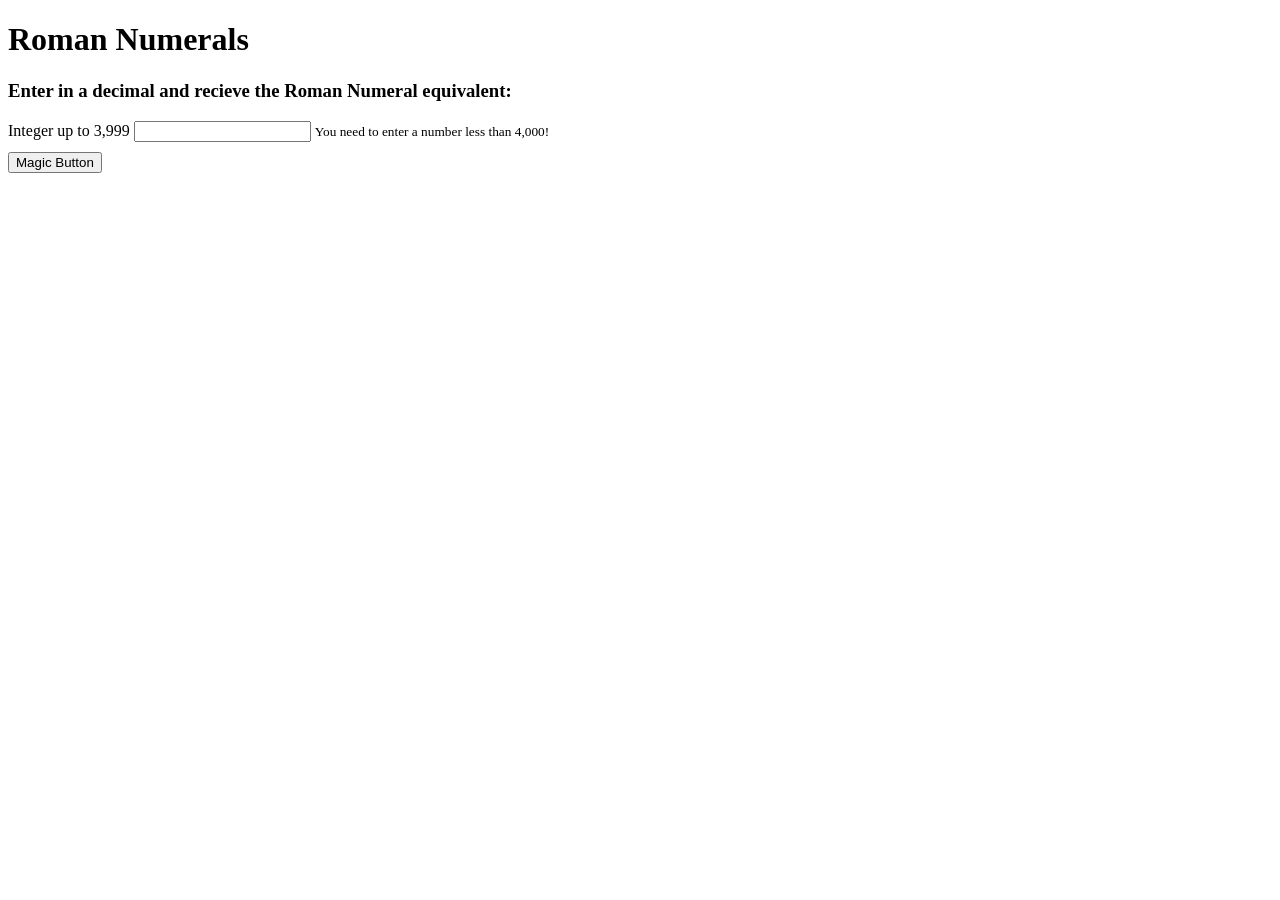
<file: index.html>
<!DOCTYPE html>
<html>
<head>
  <link rel='stylesheet' type='text/css' href='http://cdn.foundation5.zurb.com/foundation.css'>
  <link href="css/styles.css" rel="stylesheet" type="text/css">
  <script src="js/jquery-2.1.4.js"></script>
  <script src='http://cdn.foundation5.zurb.com/foundation.js'></script>
  <script src="js/scripts.js"></script>
  <title>Roman Numerals</title>
</head>
<body>
  <div class="container">
    <div id="name" class="row text-center">
      <h1>Roman Numerals
    </h1>
      <h3>Enter in a decimal and recieve the Roman Numeral equivalent:</h3>
    </div>

    <form id="romanNumerals" data-abide>
      <div class="row">
        <label for="number">Integer up to 3,999</label>
        <input id="number" class="error" required type="number">
        <small class="error">You need to enter a number less than 4,000!</small>
      </div>

      <div id="name" class="row text-center">
        <button type="submit" class="button primary">Magic Button</button>
      </div>
    </form>

    <div id="result" class="row text-center">
      <p><span class="result"></span></p>
    </div>
  </div>
</body>
</html>
</file>
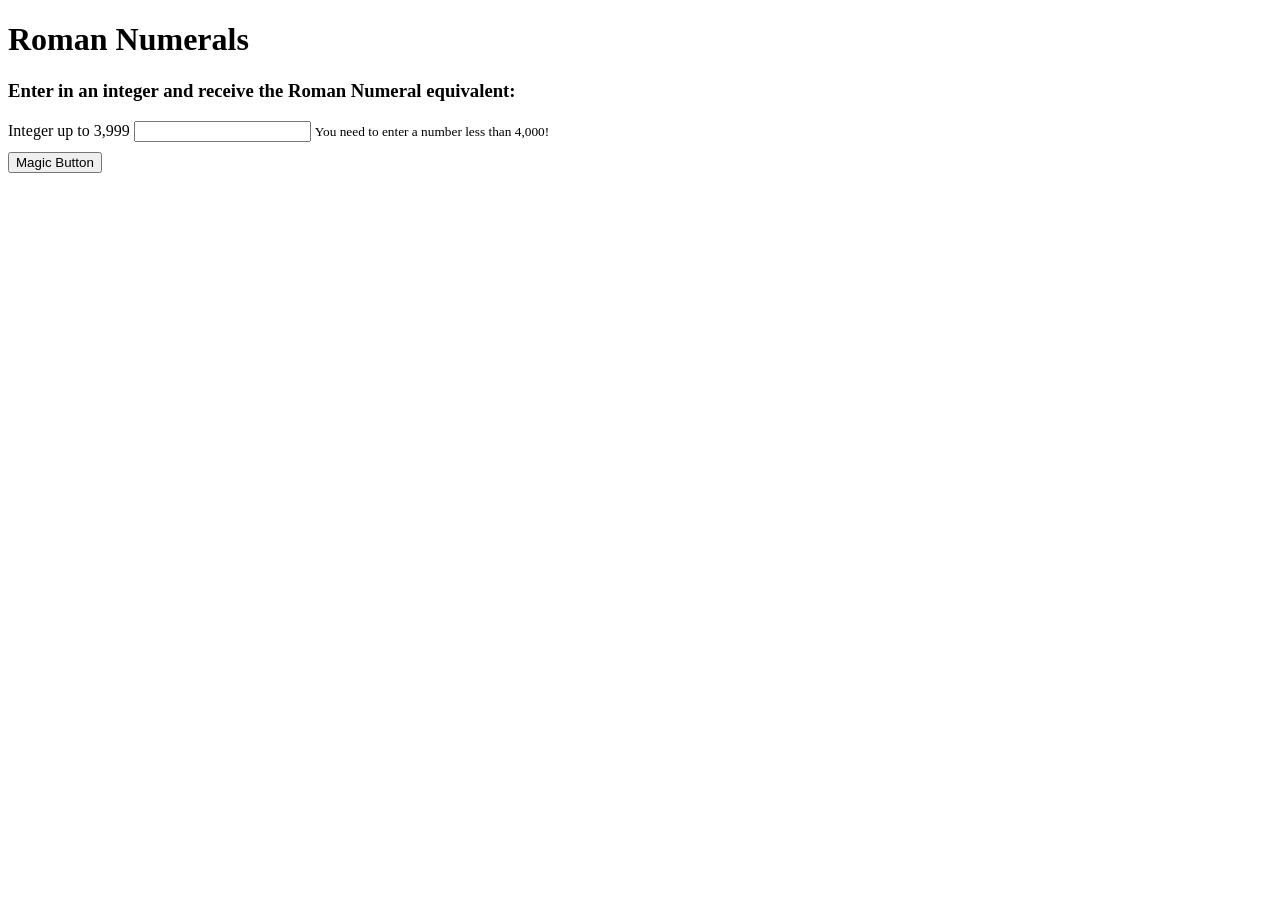
<file: romanNumerals.html>
<!DOCTYPE html>
<html>
<head>
  <link rel='stylesheet' type='text/css' href='http://cdn.foundation5.zurb.com/foundation.css'>
  <link href="css/styles.css" rel="stylesheet" type="text/css">
  <script src="js/jquery-2.1.4.js"></script>
  <script src='http://cdn.foundation5.zurb.com/foundation.js'></script>
  <script src="js/scripts.js"></script>
  <title>Roman Numerals</title>
</head>
<body>
  <div class="container">
    <div id="name" class="row text-center">
      <h1>Roman Numerals
    </h1>
      <h3>Enter in an integer and receive the Roman Numeral equivalent:</h3>
    </div>

    <form id="romanNumerals" data-abide>
      <div class="row">
        <label for="number">Integer up to 3,999</label>
        <input id="number" class="error" required type="number">
        <small class="error">You need to enter a number less than 4,000!</small>
      </div>

      <div id="name" class="row text-center">
        <button type="submit" class="button primary">Magic Button</button>
      </div>
    </form>

    <div id="result" class="row text-center">
      <p><span class="result"></span></p>
    </div>
  </div>
</body>
</html>
</file>
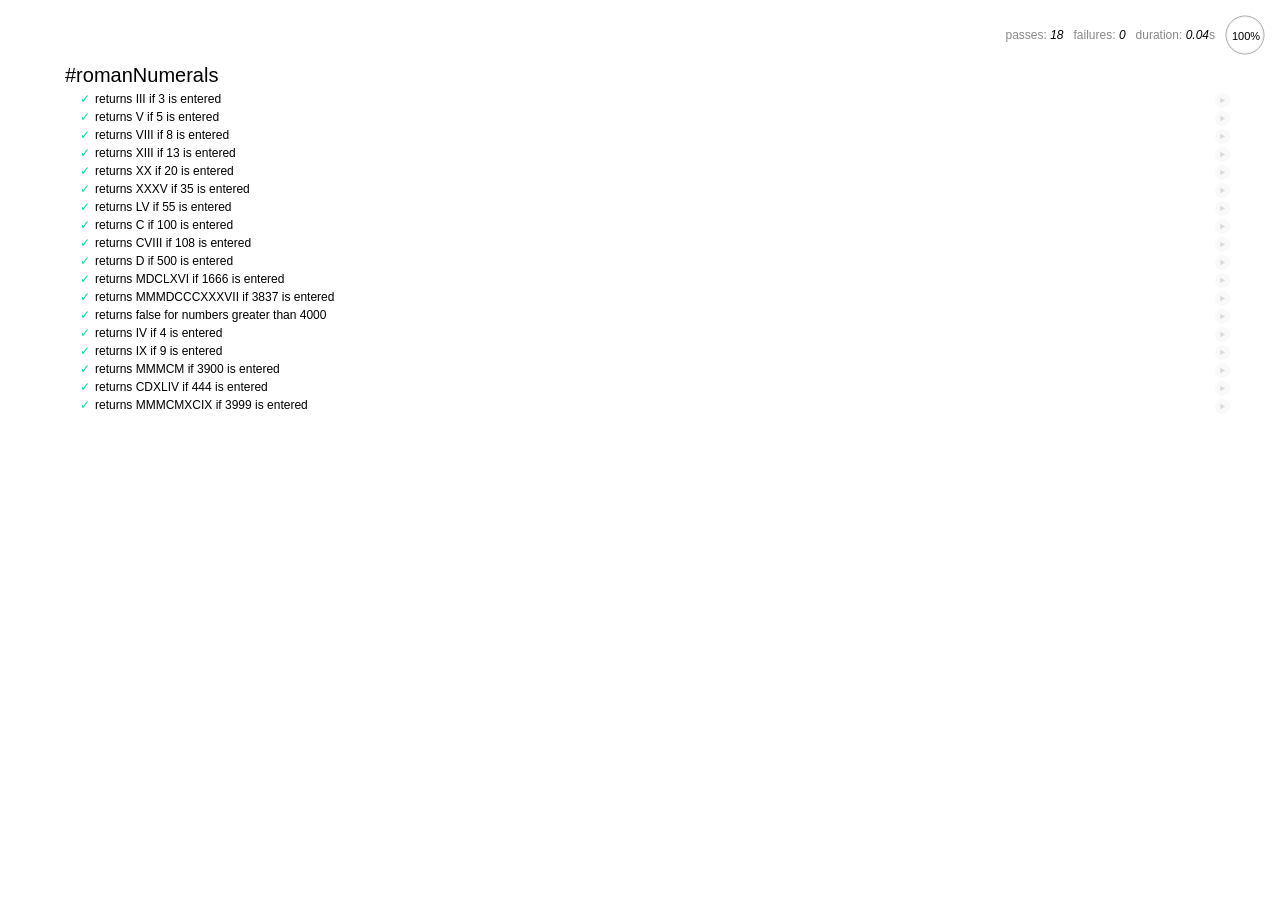
<file: spec/spec-runner.html>
<html>
<head>
  <title>Mocha spec runner</title>
  <link rel="stylesheet" href="mocha.css">
</head>
<body>
  <div id="mocha"></div>
  <script src="../js/jquery-2.1.4.js"></script>
  <script src="../js/scripts.js"></script>
  <script src="mocha.js"></script>
  <script src="chai.js"></script>
  <script>mocha.setup('bdd');</script>
  <script src="specs.js"></script>
  <script>
  expect = chai.expect;
  mocha.checkLeaks();
  mocha.globals(['jQuery']);
  mocha.run();
  </script>
</body>
</html>
</file>
<file: css/styles.css>
body {
  background-image: url("http://medievalcostumesandgifts.com/images/product-images/wb_1001px_roman_helmet_ir80612d_v2_amz.jpg");
  background-size: cover;
}

#result {
  display: none;
  color: white;
}

button {
  margin-top: 10px !important;
}
</file>
<file: spec/mocha.css>
@charset "utf-8";

body {
  margin:0;
}

#mocha {
  font: 20px/1.5 "Helvetica Neue", Helvetica, Arial, sans-serif;
  margin: 60px 50px;
}

#mocha ul,
#mocha li {
  margin: 0;
  padding: 0;
}

#mocha ul {
  list-style: none;
}

#mocha h1,
#mocha h2 {
  margin: 0;
}

#mocha h1 {
  margin-top: 15px;
  font-size: 1em;
  font-weight: 200;
}

#mocha h1 a {
  text-decoration: none;
  color: inherit;
}

#mocha h1 a:hover {
  text-decoration: underline;
}

#mocha .suite .suite h1 {
  margin-top: 0;
  font-size: .8em;
}

#mocha .hidden {
  display: none;
}

#mocha h2 {
  font-size: 12px;
  font-weight: normal;
  cursor: pointer;
}

#mocha .suite {
  margin-left: 15px;
}

#mocha .test {
  margin-left: 15px;
  overflow: hidden;
}

#mocha .test.pending:hover h2::after {
  content: '(pending)';
  font-family: arial, sans-serif;
}

#mocha .test.pass.medium .duration {
  background: #c09853;
}

#mocha .test.pass.slow .duration {
  background: #b94a48;
}

#mocha .test.pass::before {
  content: '✓';
  font-size: 12px;
  display: block;
  float: left;
  margin-right: 5px;
  color: #00d6b2;
}

#mocha .test.pass .duration {
  font-size: 9px;
  margin-left: 5px;
  padding: 2px 5px;
  color: #fff;
  -webkit-box-shadow: inset 0 1px 1px rgba(0,0,0,.2);
  -moz-box-shadow: inset 0 1px 1px rgba(0,0,0,.2);
  box-shadow: inset 0 1px 1px rgba(0,0,0,.2);
  -webkit-border-radius: 5px;
  -moz-border-radius: 5px;
  -ms-border-radius: 5px;
  -o-border-radius: 5px;
  border-radius: 5px;
}

#mocha .test.pass.fast .duration {
  display: none;
}

#mocha .test.pending {
  color: #0b97c4;
}

#mocha .test.pending::before {
  content: '◦';
  color: #0b97c4;
}

#mocha .test.fail {
  color: #c00;
}

#mocha .test.fail pre {
  color: black;
}

#mocha .test.fail::before {
  content: '✖';
  font-size: 12px;
  display: block;
  float: left;
  margin-right: 5px;
  color: #c00;
}

#mocha .test pre.error {
  color: #c00;
  max-height: 300px;
  overflow: auto;
}

#mocha .test .html-error {
  overflow: auto;
  color: black;
  line-height: 1.5;
  display: block;
  float: left;
  clear: left;
  font: 12px/1.5 monaco, monospace;
  margin: 5px;
  padding: 15px;
  border: 1px solid #eee;
  max-width: 85%; /*(1)*/
  max-width: calc(100% - 42px); /*(2)*/
  max-height: 300px;
  word-wrap: break-word;
  border-bottom-color: #ddd;
  -webkit-border-radius: 3px;
  -webkit-box-shadow: 0 1px 3px #eee;
  -moz-border-radius: 3px;
  -moz-box-shadow: 0 1px 3px #eee;
  border-radius: 3px;
}

#mocha .test .html-error pre.error {
  border: none;
  -webkit-border-radius: none;
  -webkit-box-shadow: none;
  -moz-border-radius: none;
  -moz-box-shadow: none;
  padding: 0;
  margin: 0;
  margin-top: 18px;
  max-height: none;
}

/**
 * (1): approximate for browsers not supporting calc
 * (2): 42 = 2*15 + 2*10 + 2*1 (padding + margin + border)
 *      ^^ seriously
 */
#mocha .test pre {
  display: block;
  float: left;
  clear: left;
  font: 12px/1.5 monaco, monospace;
  margin: 5px;
  padding: 15px;
  border: 1px solid #eee;
  max-width: 85%; /*(1)*/
  max-width: calc(100% - 42px); /*(2)*/
  word-wrap: break-word;
  border-bottom-color: #ddd;
  -webkit-border-radius: 3px;
  -webkit-box-shadow: 0 1px 3px #eee;
  -moz-border-radius: 3px;
  -moz-box-shadow: 0 1px 3px #eee;
  border-radius: 3px;
}

#mocha .test h2 {
  position: relative;
}

#mocha .test a.replay {
  position: absolute;
  top: 3px;
  right: 0;
  text-decoration: none;
  vertical-align: middle;
  display: block;
  width: 15px;
  height: 15px;
  line-height: 15px;
  text-align: center;
  background: #eee;
  font-size: 15px;
  -moz-border-radius: 15px;
  border-radius: 15px;
  -webkit-transition: opacity 200ms;
  -moz-transition: opacity 200ms;
  transition: opacity 200ms;
  opacity: 0.3;
  color: #888;
}

#mocha .test:hover a.replay {
  opacity: 1;
}

#mocha-report.pass .test.fail {
  display: none;
}

#mocha-report.fail .test.pass {
  display: none;
}

#mocha-report.pending .test.pass,
#mocha-report.pending .test.fail {
  display: none;
}
#mocha-report.pending .test.pass.pending {
  display: block;
}

#mocha-error {
  color: #c00;
  font-size: 1.5em;
  font-weight: 100;
  letter-spacing: 1px;
}

#mocha-stats {
  position: fixed;
  top: 15px;
  right: 10px;
  font-size: 12px;
  margin: 0;
  color: #888;
  z-index: 1;
}

#mocha-stats .progress {
  float: right;
  padding-top: 0;
}

#mocha-stats em {
  color: black;
}

#mocha-stats a {
  text-decoration: none;
  color: inherit;
}

#mocha-stats a:hover {
  border-bottom: 1px solid #eee;
}

#mocha-stats li {
  display: inline-block;
  margin: 0 5px;
  list-style: none;
  padding-top: 11px;
}

#mocha-stats canvas {
  width: 40px;
  height: 40px;
}

#mocha code .comment { color: #ddd; }
#mocha code .init { color: #2f6fad; }
#mocha code .string { color: #5890ad; }
#mocha code .keyword { color: #8a6343; }
#mocha code .number { color: #2f6fad; }

@media screen and (max-device-width: 480px) {
  #mocha {
    margin: 60px 0px;
  }

  #mocha #stats {
    position: absolute;
  }
}
</file>
